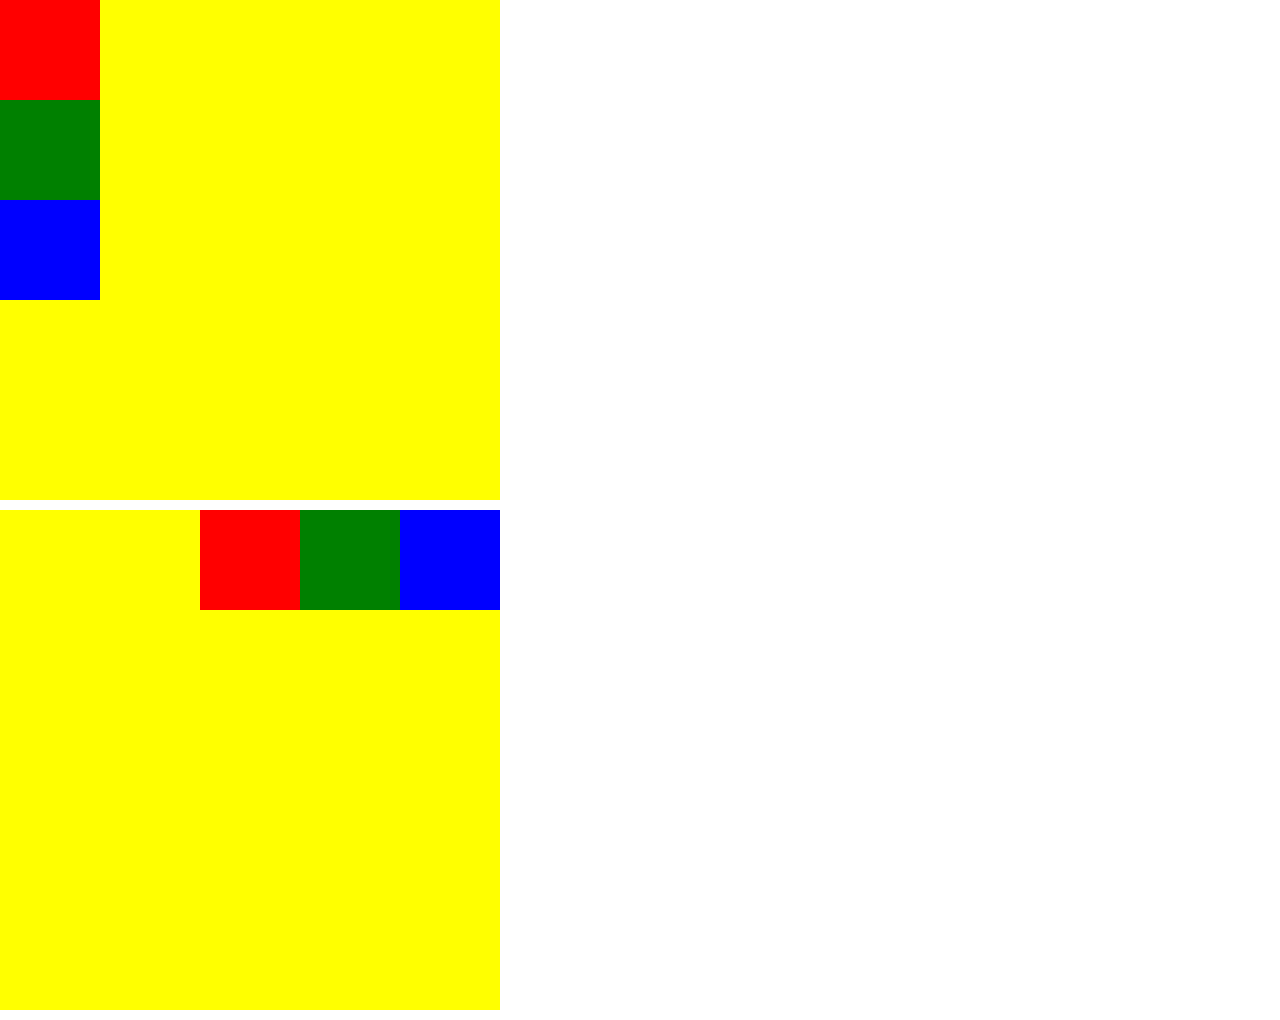
<file: Morning/index.html>
<!DOCTYPE html>
<html lang="en">
<head>
    <meta charset="UTF-8">
    <meta name="viewport" content="width=device-width, initial-scale=1.0">
    <title>Morning</title>
    <link rel="stylesheet" href="style.css">

</head>
<body>
    <div id="section1" class="parent">
        <div class="children children1"></div>
        <div class="children children2"></div>
        <div class="children children3"></div>
    </div>
        <div id="section2" class="parent">
        <div class="children children1"></div>
        <div class="children children2"></div>
        <div class="children children3"></div>
    </div>
</body>
</html>
</file>
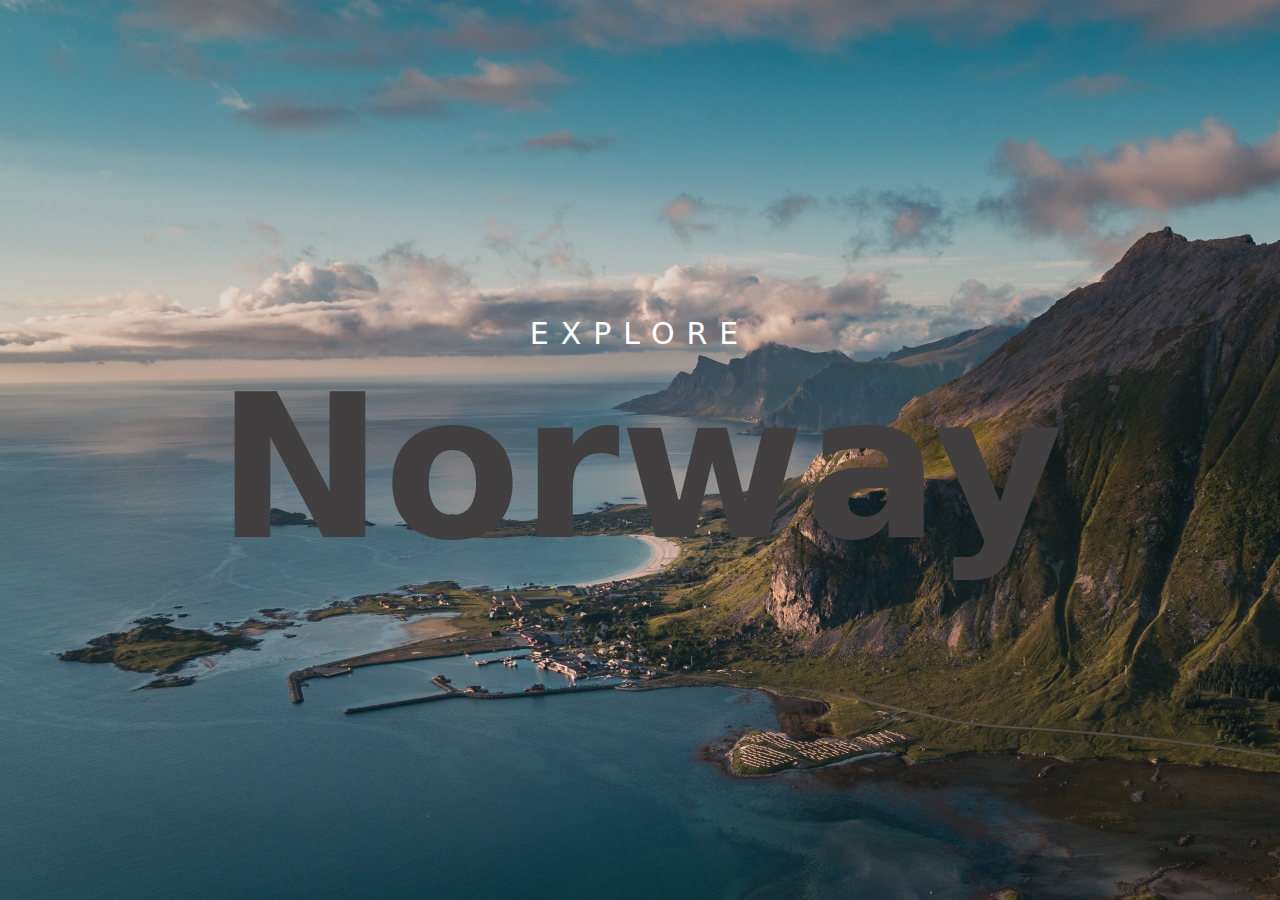
<file: Assesment/one/index.html>
<!DOCTYPE html>
<html lang="en">
<head>
    <meta charset="UTF-8">
    <meta name="viewport" content="width=device-width, initial-scale=1.0">
    <title>TRAVELx</title>
    <link rel="stylesheet" href="style.css">
</head>
<body>
    <!-- main page -->
    <div id="home">
        <!-- top -->
        <div class="nav-bar"></div>

        <!-- middle -->
        <div class="title">
            <h4 class="subtitle">explore</h4>
            <h1 class="main">Norway</h1>
        </div>
        <!-- bottom -->
        <div class="location"></div>
            <div class="">

            </div>
        </div>
    </div>
    
</body>
</html>
</file>
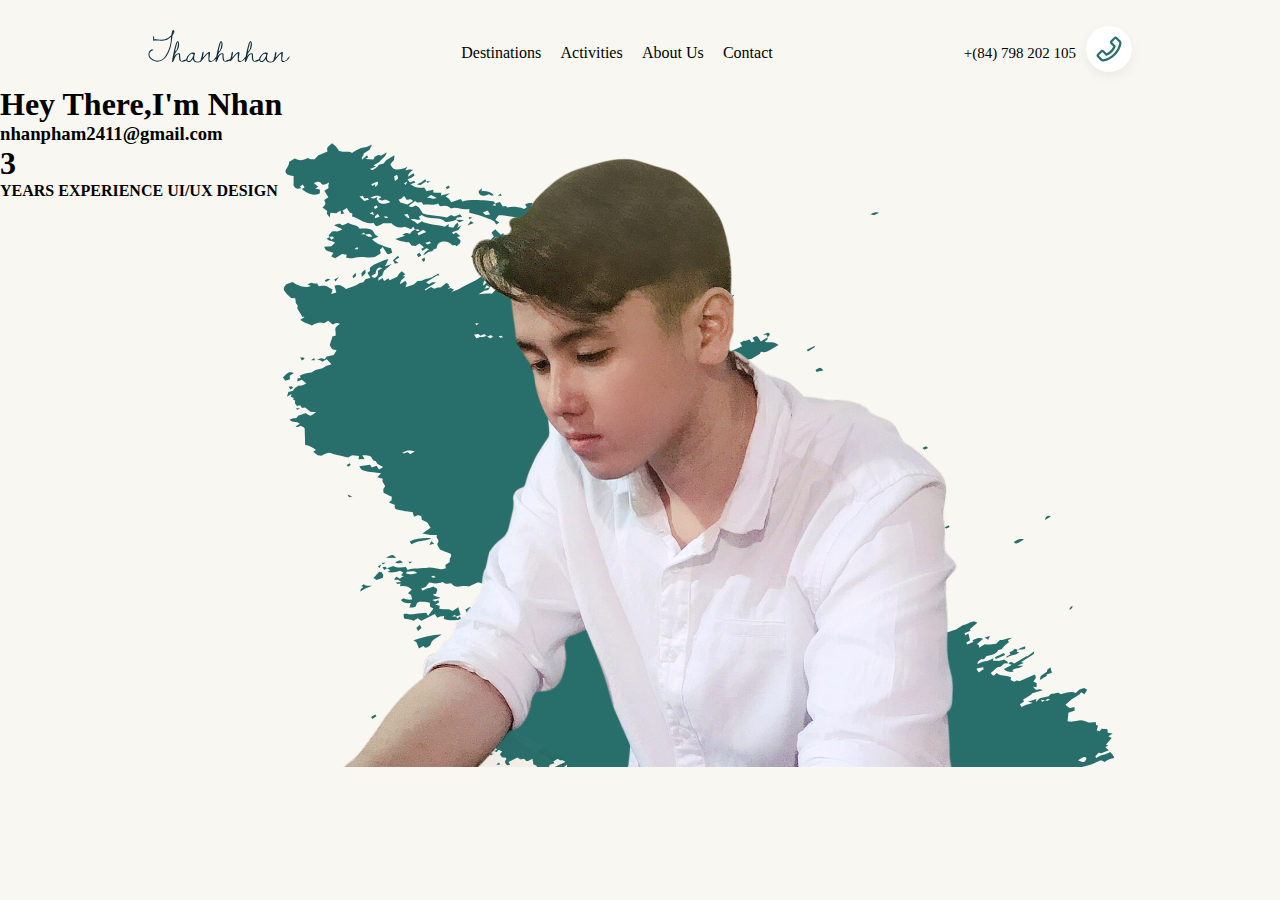
<file: Assesment/two/index.html>
<!DOCTYPE html>
<html lang="en">
  <head>
    <meta charset="UTF-8" />
    <meta name="viewport" content="width=device-width, initial-scale=1.0" />
    <title>Jhanhnhan</title>
    <link rel="stylesheet" href="style.css" />
  </head>
  <body>
    <!-- homepage -->
    <div id="home">
      <div class="container">
        <div class="nav-bar">
            <div class="logo" id="type">
              <img
                src="./Asset/logo.svg"
                alt="company logo"
              />
            </div>
            <ul class="menu-container">
              <li class="menu">Destinations</li>
              <li class="menu">Activities</li>
              <li class="menu">About Us</li>
              <li class="menu">Contact</li>
            </ul>

            <div class="phone">
                <h3>+(84) 798 202 105</h3>
                <img src="./Asset/phone.svg" alt="menu icon" />
            </div>


          </div>
        </div>

        <div class="biodata">
            <div class="details">
                <h1>Hey There,I'm Nhan</h1>
                <h3>nhanpham2411@gmail.com</h3>
                <div id="subtitile">
                    <h1>3</h1>
                    <h4>YEARS EXPERIENCE UI/UX DESIGN</h4>
                </div>
            </div>
            <div class="design">
                <img id="watercolor" src="./Asset/watercolor.svg" alt="watercolor">
                <img id="nahn" src="./Asset/human.png" alt="nhan">

            </div>
        </div>
      </div>
    </div>
    <div id="study-process"></div>

    <div id="exp"></div>
    <div id="latest-work"></div>
    <div id="skill"></div>
    <footer></footer>
  </body>
</html>
</file>
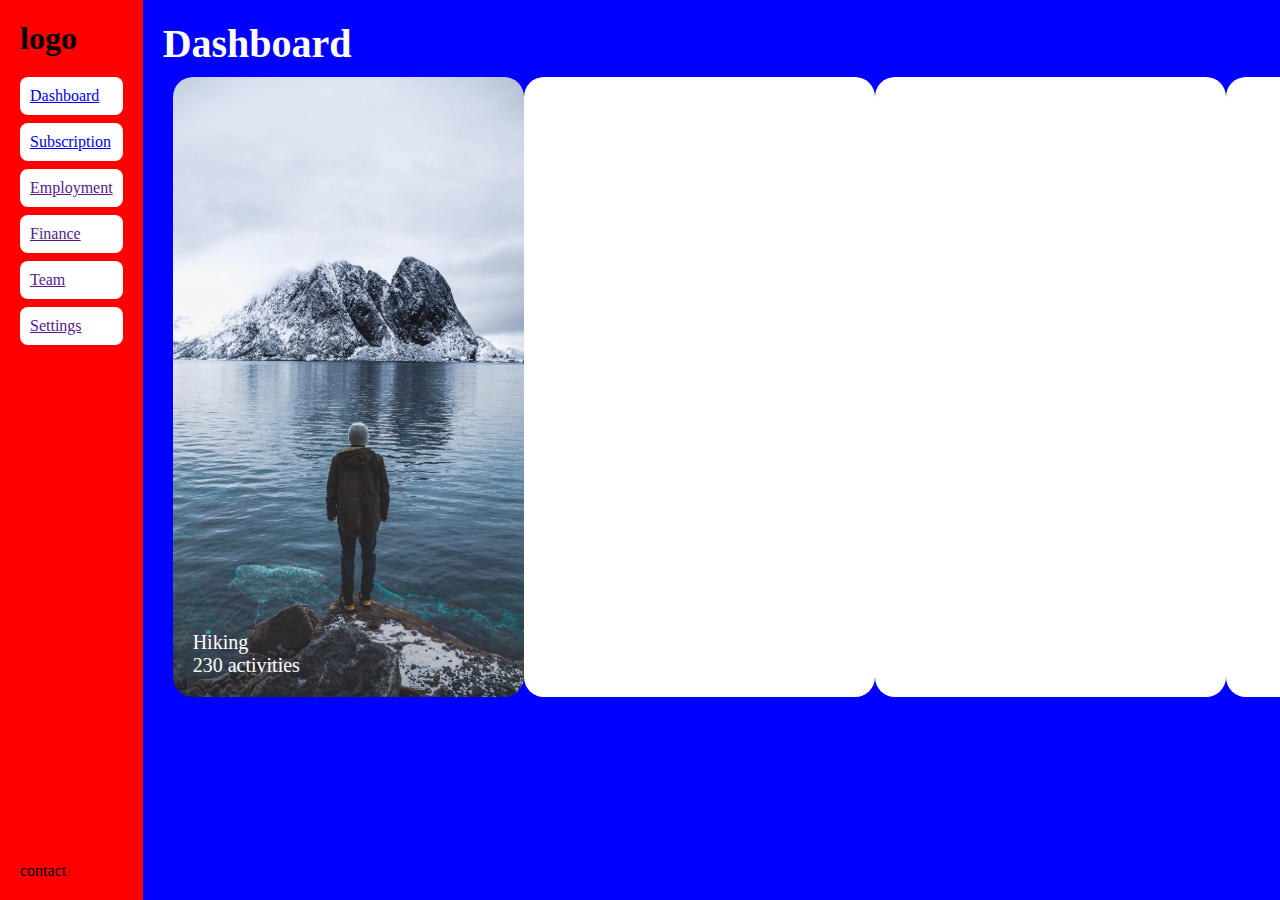
<file: Morning/two/index.html>
<!DOCTYPE html>
<html lang="en">
  <head>
    <meta charset="UTF-8" />
    <meta name="viewport" content="width=device-width, initial-scale=1.0" />
    <title>Website with Navigation</title>
    <link rel="stylesheet" href="style.css" />
  </head>
  <body>
    <div class="dashboard">
      <div class="side-nav">
        <h1>logo</h1>

        <ul class="menu">
          <a href="./index.html"><li class="menu-item">Dashboard</li></a>
          <a href="./Subsription.html"
            ><li class="menu-item">Subscription</li></a
          >
          <a href=""><li class="menu-item">Employment</li></a>
          <a href=""><li class="menu-item">Finance</li></a>
          <a href=""><li class="menu-item">Team</li></a>
          <a href=""><li class="menu-item">Settings</li></a>
        </ul>

        <div class="contact">contact</div>
      </div>
      <div class="content">
        <h1>Dashboard</h1>
        <div class="card-container">
          <div class="card" id="hiking">
            <p class="title">Hiking</p>
            <p class="subtitile">230 activities</p>
          </div>
          <div class="card" id="sailing">2</div>
          <div class="card" id="skiing">3</div>
          <div class="card" id="kayaking">4</div>
        </div>
      </div>
    </div>
  </body>
</html>
</file>
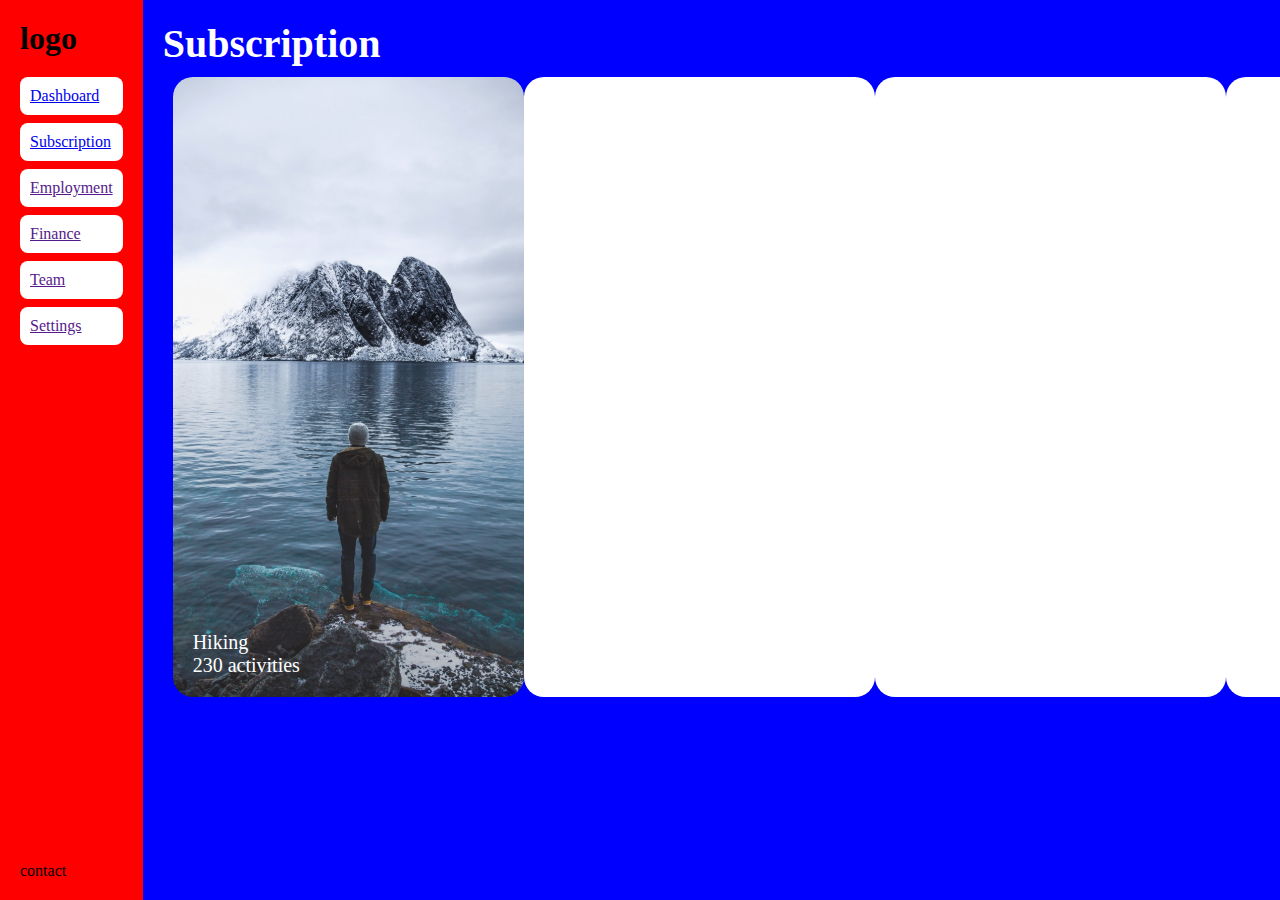
<file: Morning/two/Subsription.html>
<!DOCTYPE html>
<html lang="en">
  <head>
    <meta charset="UTF-8" />
    <meta name="viewport" content="width=device-width, initial-scale=1.0" />
    <title>Website with Navigation</title>
    <link rel="stylesheet" href="style.css" />
  </head>
  <body>
    <div class="dashboard">
      <div class="side-nav">
        <h1>logo</h1>

        <ul class="menu">
          <a href="./index.html"><li class="menu-item">Dashboard</li></a>
          <a href="./Subsription.html"><li class="menu-item">Subscription</li></a>
          <a href=""><li class="menu-item">Employment</li></a>
          <a href=""><li class="menu-item">Finance</li></a>
          <a href=""><li class="menu-item">Team</li></a>
          <a href=""><li class="menu-item">Settings</li></a>
        </ul>

        <div class="contact">contact</div>
      </div>
      <div class="content">
        <h1>Subscription</h1>
        <div class="card-container">
          <div class="card" id="hiking">
            <p class="title">Hiking</p>
            <p class="subtitile">230 activities</p>
          </div>
          <div class="card" id="sailing">2</div>
          <div class="card" id="skiing">3</div>
          <div class="card" id="kayaking">4</div>
        </div>
      </div>
    </div>
  </body>
</html>
</file>
<file: Morning/style.css>
* {
    margin: 0;
    padding: 0;
    box-sizing: border-box;

}

.children {
    height: 100px;
    width: 100px;
}

/* main */

.parent{
    margin-bottom: 10px;
    background-color: yellow;
    width: 500px;
    height: 500px;
}

.children1 {
    background-color: red;
}
.children2 {
    background-color: green;
}
.children3 {
    background-color: blue;
}

/* section2 */
#section2 {
    display: flex;
    flex-direction: row;
    justify-content: end;
    align-items: start;

}
</file>
<file: Assesment/one/style.css>
* {
    margin: 0;
    padding: 0;
    box-sizing: border-box;

}

#home {
    background-image: url(./Asset/Mou.jpg); 
    height: 100vh;
    width: 100vw;
    display: flex;
    flex-direction: column;
    justify-content: center;
    align-items: center;
}

{}
.title {
    display: flex;
    flex-direction: column;
    justify-content: center;
    align-items: center;
}
.main {
    font-family: system-ui, -apple-system, BlinkMacSystemFont, 'Segoe UI', Roboto, Oxygen, Ubuntu, Cantarell, 'Open Sans', 'Helvetica Neue', sans-serif;
    color: #413f3f;
    font-size: 200px;
}

.subtitle {
    font-family: system-ui, -apple-system, BlinkMacSystemFont, 'Segoe UI', Roboto, Oxygen, Ubuntu, Cantarell, 'Open Sans', 'Helvetica Neue', sans-serif;
    color: #FFFFFF;
    text-transform: uppercase;
    font-size: 30px;
    font-weight: 200;
    letter-spacing: 12px;
    font-stretch: 150%;
}
</file>
<file: Assesment/two/style.css>
@import url("https://fonts.cdnfonts.com/css/caros");

* {
  margin: 0;
  padding: 0;
  box-sizing: border-box;
}

body {
  font-family: Caros;
}

#home {
  background-color: #f8f7f1;
  height: 100vh;
  width: 100vw;
}

.container {
  width: 100vw;
  display: flex;
  flex-direction: column;
  justify-content: space-between;
  align-items: center;
}

/* nav-bar */
.nav-bar {
  padding-top: 20px;
  display: flex;
  flex-direction: row;
  justify-content: space-evenly;
  align-items: center;
}

.menu-container {
  width: 350px;
  display: flex;
  flex-direction: row;
  justify-content: space-evenly;
  align-items: start;
  list-style-type: none;
}

.phone {
  width: 350px;
  display: flex;
  flex-direction: row;
  justify-content: end;
  align-items: center;
}

.phone h3 {
  font-size: 15px;
  font-weight: 400;
}

/* biodata */
.biodata {
  width: 100vw;
  display: flex;
  flex-direction: row;
  justify-content: start;
  align-items: center;
}
#watercolor {
  position: absolute;

  z-index: 1;
}

#nahn {
  position: absolute;

  z-index: 3;
}
</file>
<file: Morning/two/style.css>
* {
    margin: 0;
    padding: 0;
    box-sizing: border-box;
}
a{
    align-items: unset;
}

.dashboard  {
    height: 100vh;
    width: 100vw;
    display: flex;
    flex-direction: row;
    justify-content: start;
    align-items: start;

}

.side-nav {
    background-color: red;
    height: 100%;
    width: 350px;
    display: flex;
    flex-direction: column;
    justify-content: space-between;
    align-items: start;
    padding: 20px;
    gap: 20px;



}

.menu   {
    /* background-color: yellow; */
    flex-grow: 1;
    width: 100%;
    list-style: none;
    display: flex;
    flex-direction: column;
    gap: 8px;

}

/* in-side-nav */

.menu-item {
    border-radius: 8px;
    background-color: white;
    padding: 10px;
    transition-property: all;
    transition-duration: 200ms;
    transition-timing-function: cubic-bezier(0.075, 0.82, 0.165, 1);
}
    

.menu-item:hover {
    background-color: red;
    color: white;
    cursor: pointer;


}


.content {
    background-color: blue;
    height: 100%;
    /* width: calc(100% - 300px); */
    flex-grow: 1;
    padding: 20px;
   color: white;
   font-size: 20px;
}

.card-container {
    display: flex;
    flex-direction: row;
    justify-content: space-evenly;
    align-items: start;
    padding: 10px;


}

.card {
    background-color: white;
    color: white;
    height: 620px;
    width: 351px;
    padding: 20px;
    border-radius: 20px;
    display: flex;
    flex-direction: column;
    justify-content: end;
    align-items: start;

}

.card-container #hiking {
    background-image: url("./Asset/Rectangle\ 2.svg");
    background-size: cover;
    background-position: center;
    

}
</file>
